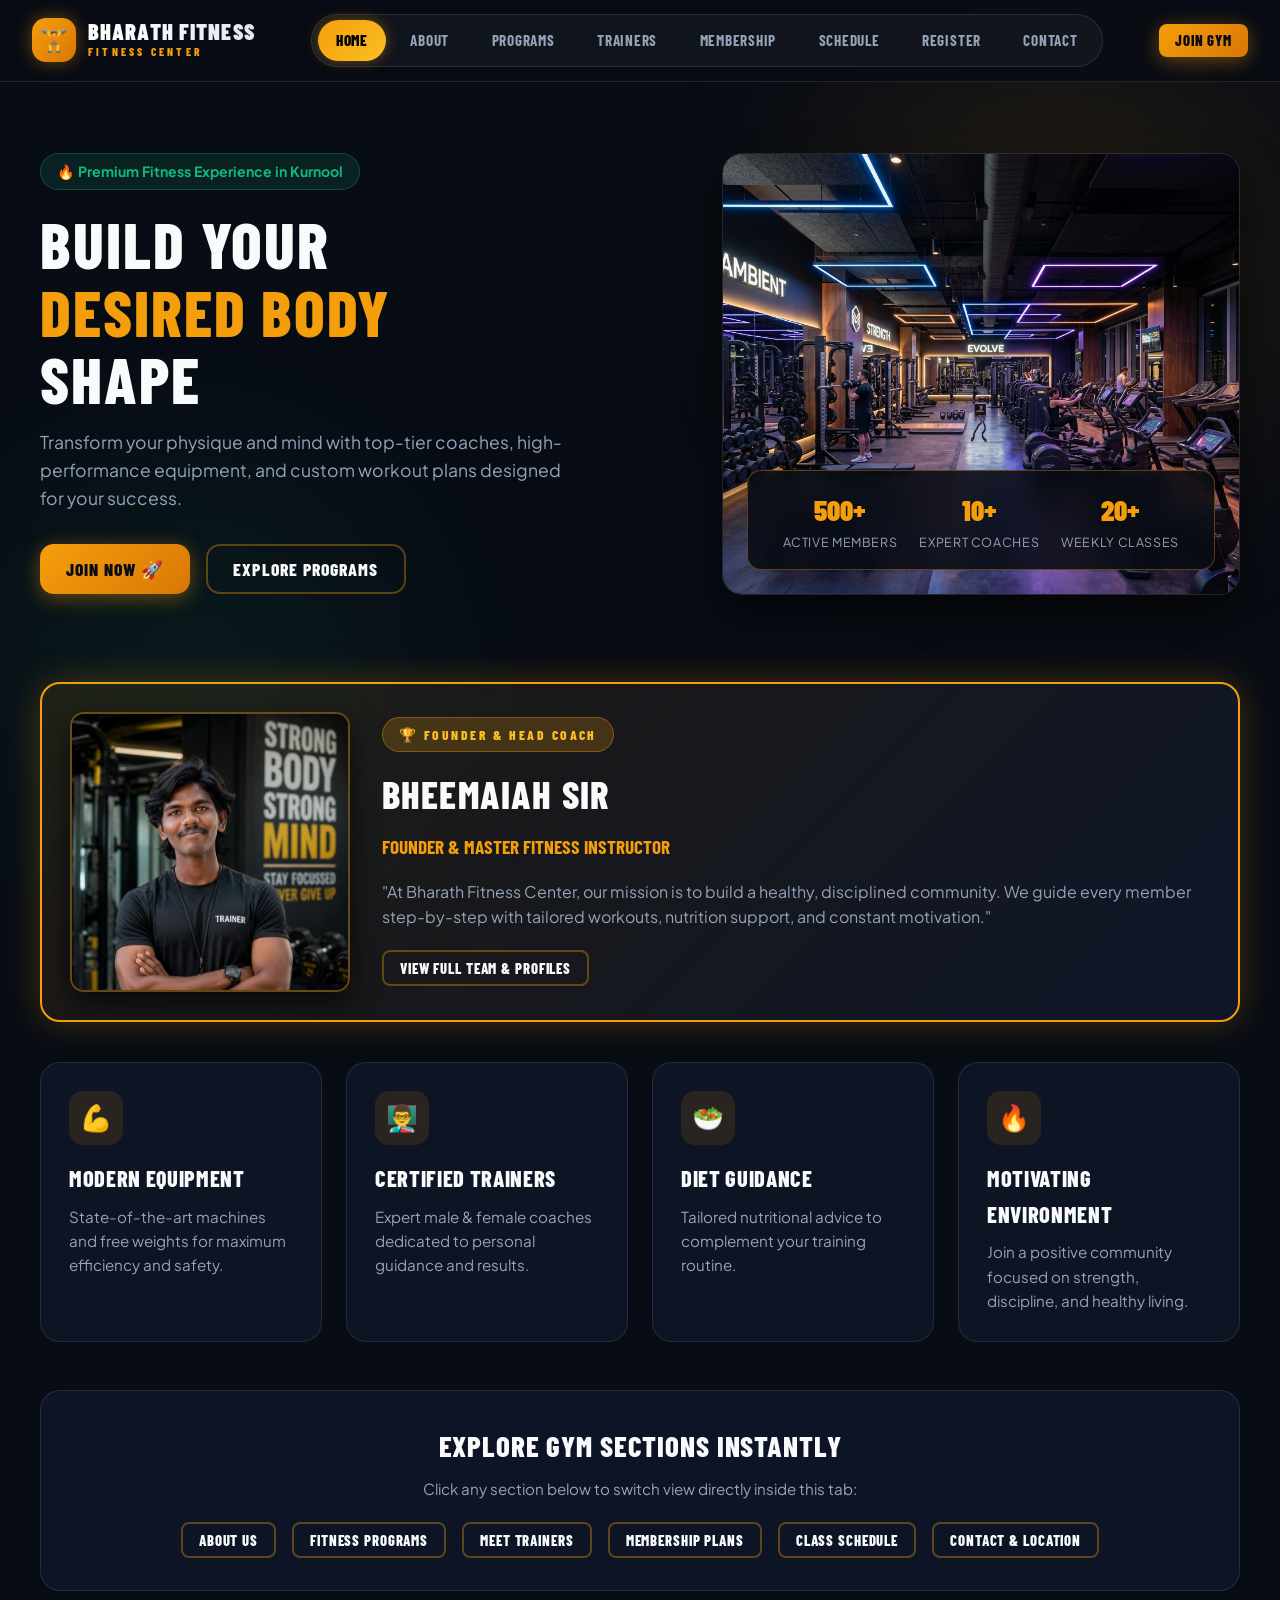
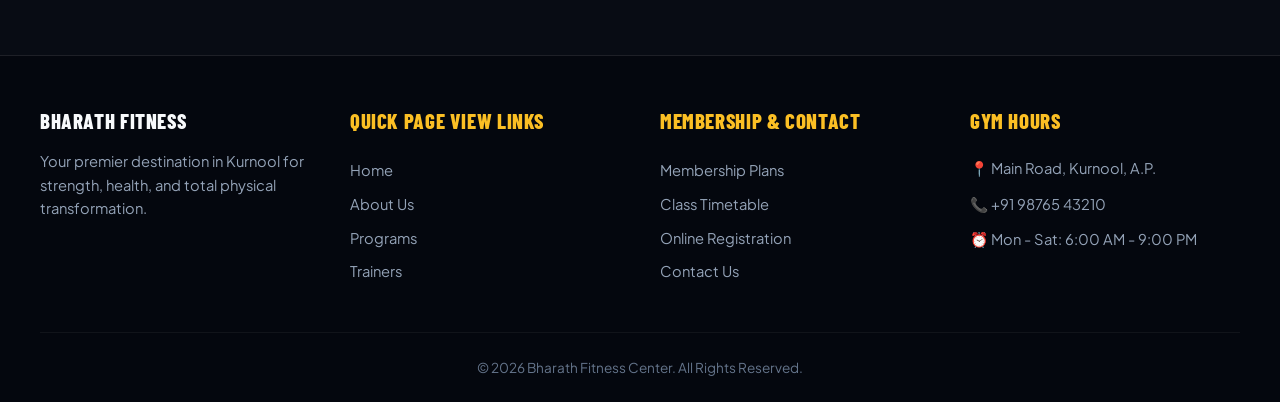
<file: bharath-fitness/index.html>
<!DOCTYPE html>
<html lang="en">

<head>
    <meta charset="UTF-8">
    <meta name="viewport" content="width=device-width, initial-scale=1.0">
    <title>Bharath Fitness Center - Premium Gym & Fitness</title>
    <meta name="description" content="Bharath Fitness Center offering strength training, cardio, yoga, personal trainers, and affordable membership plans. Join today!">

    <!-- Google Fonts (Barlow Condensed + Plus Jakarta Sans) & CSS Stylesheet -->
    <link rel="stylesheet" href="css/style.css">
</head>

<body>

    <!-- Ambient Glow Background Effect -->
    <div class="ambient-glow"></div>

    <div class="app-container">

        <!-- ==========================================================================
             HEADER & NAVIGATION BAR
             ========================================================================== -->
        <header>
            <div class="logo" data-view-target="home">
                <div class="logo-icon">🏋️</div>
                <div class="logo-text">
                    <h1>BHARATH FITNESS</h1>
                    <p>FITNESS CENTER</p>
                </div>
            </div>

            <!-- Single Tab Navigation Menu -->
            <nav id="mainNav">
                <ul>
                    <li><a data-view-target="home" class="active">Home</a></li>
                    <li><a data-view-target="about">About</a></li>
                    <li><a data-view-target="programs">Programs</a></li>
                    <li><a data-view-target="trainers">Trainers</a></li>
                    <li><a data-view-target="membership">Membership</a></li>
                    <li><a data-view-target="schedule">Schedule</a></li>
                    <li><a data-view-target="register">Register</a></li>
                    <li><a data-view-target="contact">Contact</a></li>
                </ul>
            </nav>

            <div class="header-actions">
                <button class="btn btn-primary btn-sm" data-view-target="register">
                    JOIN GYM
                </button>
                <button class="mobile-nav-toggle" id="mobileNavToggle" aria-label="Toggle Navigation">
                    ☰
                </button>
            </div>
        </header>


        <!-- ==========================================================================
             MAIN CONTENT VIEW SWITCHER (SINGLE TAB PAGES)
             ========================================================================== -->
        <main>

            <!-- ==========================================
                 VIEW 1: HOME PAGE
                 ========================================== -->
            <section id="view-home" class="page-view active">
                <div class="hero-wrapper">
                    <div class="hero-text">
                        <div class="hero-tag">
                            🔥 Premium Fitness Experience in Kurnool
                        </div>
                        <h2>BUILD YOUR <span>DESIRED BODY</span> SHAPE</h2>
                        <p>Transform your physique and mind with top-tier coaches, high-performance equipment, and custom workout plans designed for your success.</p>

                        <div class="hero-cta">
                            <button class="btn btn-primary" data-view-target="register">
                                JOIN NOW 🚀
                            </button>
                            <button class="btn btn-outline" data-view-target="programs">
                                EXPLORE PROGRAMS
                            </button>
                        </div>
                    </div>

                    <div class="hero-image-box">
                        <img src="images/gym_hero.jpg" alt="Bharath Fitness Center Interior">
                        <div class="hero-stats-overlay">
                            <div class="stat-item">
                                <div class="stat-number">500+</div>
                                <div class="stat-label">Active Members</div>
                            </div>
                            <div class="stat-item">
                                <div class="stat-number">10+</div>
                                <div class="stat-label">Expert Coaches</div>
                            </div>
                            <div class="stat-item">
                                <div class="stat-number">20+</div>
                                <div class="stat-label">Weekly Classes</div>
                            </div>
                        </div>
                    </div>
                </div>

                <!-- Founder Bheemaiah Sir Spotlight on Home -->
                <div class="glass-card founder-card" style="display: grid; grid-template-columns: 280px 1fr; gap: 2rem; align-items: center; margin-bottom: 2.5rem;">
                    <div class="founder-image-wrapper" style="height: 280px; margin-bottom: 0;">
                        <img src="images/trainer_sir.jpg" alt="Bheemaiah Sir - Founder & Head Master Coach">
                    </div>
                    <div>
                        <span class="view-badge" style="background: rgba(245, 158, 11, 0.2); color: var(--accent-amber);">🏆 FOUNDER & HEAD COACH</span>
                        <h3 style="font-size: 2.4rem; color: var(--text-primary); margin-bottom: 0.4rem;">BHEEMAIAH SIR</h3>
                        <p style="color: var(--accent-gold); font-family: 'Barlow Condensed', sans-serif; font-size: 1.2rem; font-weight: 700; text-transform: uppercase; margin-bottom: 1rem;">
                            Founder & Master Fitness Instructor
                        </p>
                        <p style="color: var(--text-secondary); font-size: 1rem; margin-bottom: 1.25rem; line-height: 1.6;">
                            "At Bharath Fitness Center, our mission is to build a healthy, disciplined community. We guide every member step-by-step with tailored workouts, nutrition support, and constant motivation."
                        </p>
                        <button class="btn btn-outline btn-sm" data-view-target="trainers">VIEW FULL TEAM & PROFILES</button>
                    </div>
                </div>

                <!-- Quick Features -->
                <div class="home-features">
                    <div class="glass-card feature-card">
                        <div class="feature-icon-wrapper">💪</div>
                        <h3>Modern Equipment</h3>
                        <p>State-of-the-art machines and free weights for maximum efficiency and safety.</p>
                    </div>
                    <div class="glass-card feature-card">
                        <div class="feature-icon-wrapper">👨‍🏫</div>
                        <h3>Certified Trainers</h3>
                        <p>Expert male & female coaches dedicated to personal guidance and results.</p>
                    </div>
                    <div class="glass-card feature-card">
                        <div class="feature-icon-wrapper">🥗</div>
                        <h3>Diet Guidance</h3>
                        <p>Tailored nutritional advice to complement your training routine.</p>
                    </div>
                    <div class="glass-card feature-card">
                        <div class="feature-icon-wrapper">🔥</div>
                        <h3>Motivating Environment</h3>
                        <p>Join a positive community focused on strength, discipline, and healthy living.</p>
                    </div>
                </div>

                <!-- Page Switcher Bar -->
                <div class="quick-view-switcher">
                    <h3>Explore Gym Sections Instantly</h3>
                    <p style="color: var(--text-secondary); font-size: 0.95rem;">Click any section below to switch view directly inside this tab:</p>
                    <div class="quick-buttons">
                        <button class="btn btn-outline btn-sm" data-view-target="about">About Us</button>
                        <button class="btn btn-outline btn-sm" data-view-target="programs">Fitness Programs</button>
                        <button class="btn btn-outline btn-sm" data-view-target="trainers">Meet Trainers</button>
                        <button class="btn btn-outline btn-sm" data-view-target="membership">Membership Plans</button>
                        <button class="btn btn-outline btn-sm" data-view-target="schedule">Class Schedule</button>
                        <button class="btn btn-outline btn-sm" data-view-target="contact">Contact & Location</button>
                    </div>
                </div>
            </section>


            <!-- ==========================================
                 VIEW 2: ABOUT US PAGE
                 ========================================== -->
            <section id="view-about" class="page-view">
                <div class="view-header">
                    <span class="view-badge">WHO WE ARE</span>
                    <h2>ABOUT BHARATH FITNESS</h2>
                    <p>Dedicated to fostering health, strength, and confidence across all fitness levels.</p>
                </div>

                <div class="about-grid">
                    <div class="about-text">
                        <h3>Welcome to Your Fitness Destination</h3>
                        <p>Bharath Fitness Center in Kurnool is a premier training facility engineered to help individuals achieve ambitious health and physique goals.</p>
                        <p>Under the visionary leadership of <strong>Founder Bheemaiah Sir</strong>, our structured programs and supportive coaches ensure consistent progress and transformational health results.</p>

                        <div class="about-highlights">
                            <div class="highlight-item">
                                <span class="highlight-icon">✓</span>
                                <span>Spacious Air-Conditioned Arena</span>
                            </div>
                            <div class="highlight-item">
                                <span class="highlight-icon">✓</span>
                                <span>Female & Male Expert Coaches</span>
                            </div>
                            <div class="highlight-item">
                                <span class="highlight-icon">✓</span>
                                <span>Personalized Meal Plans</span>
                            </div>
                            <div class="highlight-item">
                                <span class="highlight-icon">✓</span>
                                <span>Clean Changing & Locker Facilities</span>
                            </div>
                        </div>
                    </div>

                    <div class="glass-card founder-card" style="padding: 1.5rem; text-align: center;">
                        <div class="founder-image-wrapper" style="height: 320px;">
                            <img src="images/trainer_sir.jpg" alt="Bheemaiah Sir - Founder">
                        </div>
                        <h3 style="font-size: 1.8rem; margin-top: 0.8rem;">BHEEMAIAH SIR</h3>
                        <p style="color: var(--accent-gold); font-family: 'Barlow Condensed', sans-serif; font-weight: 700;">FOUNDER & HEAD MASTER TRAINER</p>
                    </div>
                </div>

                <!-- Mission Vision Values -->
                <div class="mission-vision-grid">
                    <div class="glass-card">
                        <div class="feature-icon-wrapper">🎯</div>
                        <h3>Our Mission</h3>
                        <p>Empower members through evidence-based exercise routines, motivational coaching, and sustainable nutrition habits.</p>
                    </div>
                    <div class="glass-card">
                        <div class="feature-icon-wrapper">👁️</div>
                        <h3>Our Vision</h3>
                        <p>To cultivate a leading health community where every individual achieves optimum physical and mental wellness.</p>
                    </div>
                    <div class="glass-card">
                        <div class="feature-icon-wrapper">⭐</div>
                        <h3>Core Values</h3>
                        <p>Discipline, inclusivity, consistency, safety, and unwavering dedication to member results.</p>
                    </div>
                </div>
            </section>


            <!-- ==========================================
                 VIEW 3: PROGRAMS PAGE
                 ========================================== -->
            <section id="view-programs" class="page-view">
                <div class="view-header">
                    <span class="view-badge">FITNESS CURRICULUM</span>
                    <h2>OUR FITNESS PROGRAMS</h2>
                    <p>Select a specialized program designed by professionals for your specific body goals.</p>
                </div>

                <div class="programs-grid">
                    <!-- Program 1 -->
                    <div class="glass-card">
                        <img src="images/workout_strength.jpg" alt="Strength Training" class="program-card-img">
                        <div class="program-card-body">
                            <h3>Strength & Hypertrophy <span style="font-size: 1.2rem;">🏋️</span></h3>
                            <p>Progressive weight lifting routines focused on muscle growth, compound movements, and raw power development.</p>
                            <div class="program-meta">
                                <span class="program-tag">60 Min Sessions</span>
                                <button class="btn btn-outline btn-sm" data-view-target="register">JOIN PROGRAM</button>
                            </div>
                        </div>
                    </div>

                    <!-- Program 2 -->
                    <div class="glass-card">
                        <img src="images/gym_hero.jpg" alt="Cardio & Fat Loss" class="program-card-img">
                        <div class="program-card-body">
                            <h3>Cardio & Weight Loss <span style="font-size: 1.2rem;">🏃</span></h3>
                            <p>High-energy aerobic workouts, treadmills, ellipticals, and HIIT routines crafted to maximize calorie burn.</p>
                            <div class="program-meta">
                                <span class="program-tag">Fat Burn Focus</span>
                                <button class="btn btn-outline btn-sm" data-view-target="register">JOIN PROGRAM</button>
                            </div>
                        </div>
                    </div>

                    <!-- Program 3 -->
                    <div class="glass-card">
                        <img src="images/trainer_ananya.jpg" alt="Yoga & Flexibility" class="program-card-img">
                        <div class="program-card-body">
                            <h3>Yoga & Mobility <span style="font-size: 1.2rem;">🧘</span></h3>
                            <p>Restorative stretching, posture correction, and breathwork to improve flexibility and release muscular tension.</p>
                            <div class="program-meta">
                                <span class="program-tag">Recovery & Flow</span>
                                <button class="btn btn-outline btn-sm" data-view-target="register">JOIN PROGRAM</button>
                            </div>
                        </div>
                    </div>

                    <!-- Program 4 -->
                    <div class="glass-card">
                        <img src="images/trainer_priya.jpg" alt="Personal Coaching" class="program-card-img">
                        <div class="program-card-body">
                            <h3>1-on-1 Personal Training <span style="font-size: 1.2rem;">🎯</span></h3>
                            <p>Dedicated personal coach overseeing every repetition, customized diet plan, and continuous motivation.</p>
                            <div class="program-meta">
                                <span class="program-tag">100% Customized</span>
                                <button class="btn btn-outline btn-sm" data-view-target="register">JOIN PROGRAM</button>
                            </div>
                        </div>
                    </div>
                </div>
            </section>


            <!-- ==========================================
                 VIEW 4: TRAINERS PAGE (BHEEMAIAH SIR & COACHES TEAM)
                 ========================================== -->
            <section id="view-trainers" class="page-view">
                <div class="view-header">
                    <span class="view-badge">EXPERT COACHES</span>
                    <h2>MEET OUR FOUNDER & TRAINERS</h2>
                    <p>Our team is headed by Founder Bheemaiah Sir alongside certified male and female fitness professionals.</p>
                </div>

                <!-- Gender Filter Pills -->
                <div class="trainers-filter">
                    <button class="filter-btn trainer-filter-btn active" data-gender="all">All Trainers</button>
                    <button class="filter-btn trainer-filter-btn" data-gender="male">Male Trainers 🏋️‍♂️</button>
                    <button class="filter-btn trainer-filter-btn" data-gender="female">Female Trainers 🧘‍♀️</button>
                </div>

                <div class="trainers-grid">
                    <!-- BHEEMAIAH SIR TRAINER CARD -->
                    <div class="glass-card trainer-card founder-card" data-gender="male">
                        <div class="founder-ribbon">🏆 FOUNDER & MASTER COACH</div>
                        <div class="founder-image-wrapper">
                            <img src="images/trainer_sir.jpg" alt="Founder Bheemaiah Sir">
                        </div>
                        <h3 style="font-size: 1.8rem; color: var(--accent-amber);">BHEEMAIAH SIR</h3>
                        <div class="trainer-title" style="color: var(--accent-gold); font-size: 1.1rem;">Founder & Head Master Coach</div>
                        <p class="trainer-spec">Visionary Founder of Bharath Fitness Center. Master Strength, Bodybuilding & Overall Fitness Coach.</p>
                        <button class="btn btn-primary btn-sm" onclick="openModal('Founder Bheemaiah Sir Profile', '<p><strong>Bheemaiah Sir</strong> is the Founder and Head Master Coach of Bharath Fitness Center. With deep passion for health and fitness, he founded Bharath Fitness Center to bring elite, modern training facilities and supportive coaching to members of all fitness levels.</p>')">
                            VIEW FOUNDER BIO 👑
                        </button>
                    </div>

                    <!-- Trainer 2 (Female) -->
                    <div class="glass-card trainer-card" data-gender="female">
                        <div class="trainer-img-box">
                            <img src="images/trainer_priya.jpg" alt="Coach Priya Sharma">
                            <span class="trainer-gender-badge">Female Coach</span>
                        </div>
                        <h3>Priya Sharma</h3>
                        <div class="trainer-title">Head Weight Loss & Fitness Coach</div>
                        <p class="trainer-spec">Specializes in Women\'s Fitness, Body Recomposition & HIIT Training (6+ Yrs Exp)</p>
                        <button class="btn btn-outline btn-sm" onclick="openModal('Coach Priya Sharma Profile', '<p>Priya Sharma leads our female personal training and weight loss programs. She designs customized workouts for women focusing on body toning, fat burn, and metabolic conditioning.</p>')">
                            VIEW PROFILE
                        </button>
                    </div>

                    <!-- Trainer 3 (Female) -->
                    <div class="glass-card trainer-card" data-gender="female">
                        <div class="trainer-img-box">
                            <img src="images/trainer_ananya.jpg" alt="Coach Ananya Roy">
                            <span class="trainer-gender-badge">Female Coach</span>
                        </div>
                        <h3>Ananya Roy</h3>
                        <div class="trainer-title">Yoga, Pilates & Mobility Expert</div>
                        <p class="trainer-spec">Specializes in Core Stability, Flexibility, Breathing & Posture Correction (5+ Yrs Exp)</p>
                        <button class="btn btn-outline btn-sm" onclick="openModal('Coach Ananya Roy Profile', '<p>Ananya is an international certified Yoga & Pilates instructor. She leads daily morning and evening flexibility flow sessions tailored for stress relief and posture enhancement.</p>')">
                            VIEW PROFILE
                        </button>
                    </div>

                    <!-- Trainer 4 (Male) -->
                    <div class="glass-card trainer-card" data-gender="male">
                        <div class="trainer-img-box">
                            <img src="images/workout_strength.jpg" alt="Coach Arjun Reddy">
                            <span class="trainer-gender-badge">Male Coach</span>
                        </div>
                        <h3>Arjun Reddy</h3>
                        <div class="trainer-title">Cardio & Functional Master Coach</div>
                        <p class="trainer-spec">Specializes in Athletic Speed, Endurance, Agility & HIIT (7+ Yrs Exp)</p>
                        <button class="btn btn-outline btn-sm" onclick="openModal('Coach Arjun Reddy Profile', '<p>Arjun leads our high-intensity functional zone training. His dynamic workouts improve stamina, cardiovascular health, and athletic endurance.</p>')">
                            VIEW PROFILE
                        </button>
                    </div>
                </div>
            </section>


            <!-- ==========================================
                 VIEW 5: MEMBERSHIP PAGE
                 ========================================== -->
            <section id="view-membership" class="page-view">
                <div class="view-header">
                    <span class="view-badge">MEMBERSHIP PACKAGES</span>
                    <h2>SELECT YOUR MEMBERSHIP</h2>
                    <p>Transparent pricing with full access to gym facilities and trainer guidance.</p>
                </div>

                <div class="pricing-grid">
                    <!-- Basic Plan -->
                    <div class="glass-card plan-card">
                        <div>
                            <h3 class="plan-title">BASIC PLAN</h3>
                            <div class="plan-price">₹999 <span>/ month</span></div>
                            <ul class="plan-features">
                                <li class="included">Full Gym Floor Access</li>
                                <li class="included">Cardio & Weight Equipment</li>
                                <li class="included">Locker & Changing Room</li>
                                <li class="included">General Trainer Support</li>
                                <li class="not-included">1-on-1 Personal Trainer</li>
                                <li class="not-included">Customized Diet Chart</li>
                            </ul>
                        </div>
                        <button class="btn btn-outline" data-view-target="register">CHOOSE BASIC</button>
                    </div>

                    <!-- Standard Plan (Popular) -->
                    <div class="glass-card plan-card popular">
                        <div class="popular-ribbon">POPULAR</div>
                        <div>
                            <h3 class="plan-title" style="color: var(--accent-gold);">STANDARD PLAN</h3>
                            <div class="plan-price">₹1,999 <span>/ month</span></div>
                            <ul class="plan-features">
                                <li class="included">Full Gym Access (All Slots)</li>
                                <li class="included">All Cardio & Weight Equipment</li>
                                <li class="included">Group Class Access (Yoga & HIIT)</li>
                                <li class="included">Locker & Changing Room</li>
                                <li class="included">Monthly Progress Tracking</li>
                                <li class="not-included">Dedicated Personal Coach</li>
                            </ul>
                        </div>
                        <button class="btn btn-primary" data-view-target="register">CHOOSE STANDARD</button>
                    </div>

                    <!-- Premium Plan -->
                    <div class="glass-card plan-card">
                        <div>
                            <h3 class="plan-title">PREMIUM VIP</h3>
                            <div class="plan-price">₹2,999 <span>/ month</span></div>
                            <ul class="plan-features">
                                <li class="included">Unlimited Gym Access</li>
                                <li class="included">Dedicated Personal Coach (Bheemaiah Sir / Team)</li>
                                <li class="included">Customized Nutrition & Diet Plan</li>
                                <li class="included">All Group Classes (Yoga, HIIT, Strength)</li>
                                <li class="included">VIP Locker & Steam Room Access</li>
                                <li class="included">Weekly Progress Evaluation</li>
                            </ul>
                        </div>
                        <button class="btn btn-outline" data-view-target="register">CHOOSE PREMIUM</button>
                    </div>
                </div>
            </section>


            <!-- ==========================================
                 VIEW 6: SCHEDULE PAGE
                 ========================================== -->
            <section id="view-schedule" class="page-view">
                <div class="view-header">
                    <span class="view-badge">TIMETABLE</span>
                    <h2>WORKOUT & CLASS SCHEDULE</h2>
                    <p>Flexible morning, afternoon, and evening sessions to suit your schedule.</p>
                </div>

                <div class="trainers-filter">
                    <button class="filter-btn schedule-filter-btn active" data-category="all">All Classes</button>
                    <button class="filter-btn schedule-filter-btn" data-category="strength">Strength</button>
                    <button class="filter-btn schedule-filter-btn" data-category="cardio">Cardio HIIT</button>
                    <button class="filter-btn schedule-filter-btn" data-category="yoga">Yoga & Mobility</button>
                </div>

                <div class="schedule-table-wrapper">
                    <table class="schedule-table">
                        <thead>
                            <tr>
                                <th>Time Slot</th>
                                <th>Class Name</th>
                                <th>Category</th>
                                <th>Lead Coach</th>
                                <th>Location</th>
                                <th>Action</th>
                            </tr>
                        </thead>
                        <tbody>
                            <tr class="schedule-row" data-category="strength">
                                <td>06:00 AM - 07:30 AM</td>
                                <td><strong>Morning Heavy Strength</strong></td>
                                <td><span class="class-tag tag-strength">Strength</span></td>
                                <td>Bheemaiah Sir & Team</td>
                                <td>Main Weight Floor</td>
                                <td><button class="btn btn-outline btn-sm" data-view-target="register">Book</button></td>
                            </tr>
                            <tr class="schedule-row" data-category="yoga">
                                <td>07:00 AM - 08:00 AM</td>
                                <td><strong>Sunrise Yoga & Flow</strong></td>
                                <td><span class="class-tag tag-yoga">Yoga</span></td>
                                <td>Coach Ananya Roy</td>
                                <td>Studio Room A</td>
                                <td><button class="btn btn-outline btn-sm" data-view-target="register">Book</button></td>
                            </tr>
                            <tr class="schedule-row" data-category="cardio">
                                <td>08:30 AM - 09:30 AM</td>
                                <td><strong>Fat Burn Cardio HIIT</strong></td>
                                <td><span class="class-tag tag-cardio">Cardio</span></td>
                                <td>Coach Priya Sharma</td>
                                <td>Cardio Zone</td>
                                <td><button class="btn btn-outline btn-sm" data-view-target="register">Book</button></td>
                            </tr>
                            <tr class="schedule-row" data-category="strength">
                                <td>05:00 PM - 06:30 PM</td>
                                <td><strong>Evening Muscle Building</strong></td>
                                <td><span class="class-tag tag-strength">Strength</span></td>
                                <td>Bheemaiah Sir & Team</td>
                                <td>Main Arena</td>
                                <td><button class="btn btn-outline btn-sm" data-view-target="register">Book</button></td>
                            </tr>
                            <tr class="schedule-row" data-category="yoga">
                                <td>06:30 PM - 07:30 PM</td>
                                <td><strong>Evening De-Stress Yoga</strong></td>
                                <td><span class="class-tag tag-yoga">Yoga</span></td>
                                <td>Coach Ananya Roy</td>
                                <td>Studio Room A</td>
                                <td><button class="btn btn-outline btn-sm" data-view-target="register">Book</button></td>
                            </tr>
                        </tbody>
                    </table>
                </div>
            </section>


            <!-- ==========================================
                 VIEW 7: REGISTER PAGE
                 ========================================== -->
            <section id="view-register" class="page-view">
                <div class="view-header">
                    <span class="view-badge">ONLINE ENROLLMENT</span>
                    <h2>REGISTER FOR MEMBERSHIP</h2>
                    <p>Fill out the form below to lock in your membership rate instantly.</p>
                </div>

                <div class="form-layout">
                    <div class="form-info">
                        <h3>Start Your Fitness Journey Today!</h3>
                        <p>Our team will contact you within 2 hours to confirm your membership slot and answer any questions.</p>

                        <div class="info-list">
                            <div class="info-item">
                                <div class="info-icon">📍</div>
                                <div>
                                    <strong>Gym Address</strong>
                                    <p style="color: var(--text-secondary); font-size: 0.9rem;">Main Road, Near Flyover, Kurnool, Andhra Pradesh</p>
                                </div>
                            </div>
                            <div class="info-item">
                                <div class="info-icon">📞</div>
                                <div>
                                    <strong>Phone Hotline</strong>
                                    <p style="color: var(--text-secondary); font-size: 0.9rem;">+91 98765 43210 / +91 91234 56789</p>
                                </div>
                            </div>
                            <div class="info-item">
                                <div class="info-icon">⏰</div>
                                <div>
                                    <strong>Gym Timing</strong>
                                    <p style="color: var(--text-secondary); font-size: 0.9rem;">Mon - Sat: 6:00 AM - 9:00 PM | Sun: 7:00 AM - 12:00 PM</p>
                                </div>
                            </div>
                        </div>
                    </div>

                    <div class="glass-card">
                        <form id="registerForm">
                            <div class="form-group">
                                <label for="regName">Full Name *</label>
                                <input type="text" id="regName" class="form-control" placeholder="Enter your full name" required>
                            </div>

                            <div class="form-row">
                                <div class="form-group">
                                    <label for="regPhone">Phone Number *</label>
                                    <input type="tel" id="regPhone" class="form-control" placeholder="10-digit mobile" maxlength="10" required>
                                </div>
                                <div class="form-group">
                                    <label for="regEmail">Email Address</label>
                                    <input type="email" id="regEmail" class="form-control" placeholder="name@example.com">
                                </div>
                            </div>

                            <div class="form-row">
                                <div class="form-group">
                                    <label for="regPlan">Select Plan *</label>
                                    <select id="regPlan" class="form-control" required>
                                        <option value="Basic (₹999/mo)">Basic Plan (₹999 / mo)</option>
                                        <option value="Standard (₹1,999/mo)" selected>Standard Plan (₹1,999 / mo)</option>
                                        <option value="Premium VIP (₹2,999/mo)">Premium VIP Plan (₹2,999 / mo)</option>
                                    </select>
                                </div>
                                <div class="form-group">
                                    <label for="regTrainer">Preferred Trainer Guidance</label>
                                    <select id="regTrainer" class="form-control">
                                        <option value="Bheemaiah Sir Guidance">Founder Bheemaiah Sir Guidance</option>
                                        <option value="Female Trainer">Female Trainer Guidance</option>
                                        <option value="Male Trainer">Male Trainer Guidance</option>
                                    </select>
                                </div>
                            </div>

                            <div class="form-group">
                                <label for="regNotes">Fitness Goals / Notes</label>
                                <textarea id="regNotes" class="form-control" rows="3" placeholder="Tell us your goals (e.g. weight loss, strength, yoga)..."></textarea>
                            </div>

                            <button type="submit" class="btn btn-primary" style="width: 100%;">
                                CONFIRM REGISTRATION 🚀
                            </button>
                        </form>
                    </div>
                </div>
            </section>


            <!-- ==========================================
                 VIEW 8: CONTACT PAGE
                 ========================================== -->
            <section id="view-contact" class="page-view">
                <div class="view-header">
                    <span class="view-badge">GET IN TOUCH</span>
                    <h2>CONTACT US</h2>
                    <p>Have questions about membership, timing, or personal training? Reach out to us!</p>
                </div>

                <div class="form-layout">
                    <div class="form-info">
                        <h3>We Are Here To Support You</h3>
                        <p>Visit Bharath Fitness Center or drop a message. Our team is ready to guide your fitness journey.</p>

                        <div class="info-list">
                            <div class="info-item">
                                <div class="info-icon">📍</div>
                                <div>
                                    <strong>Location</strong>
                                    <p style="color: var(--text-secondary); font-size: 0.9rem;">Bharath Fitness Center, Main Road, Kurnool, Andhra Pradesh</p>
                                </div>
                            </div>
                            <div class="info-item">
                                <div class="info-icon">✉️</div>
                                <div>
                                    <strong>Email Inquiry</strong>
                                    <p style="color: var(--text-secondary); font-size: 0.9rem;">bharathfitness@gmail.com</p>
                                </div>
                            </div>
                        </div>
                    </div>

                    <div class="glass-card">
                        <form id="contactForm">
                            <div class="form-group">
                                <label for="contactName">Your Name *</label>
                                <input type="text" id="contactName" class="form-control" placeholder="Enter your name" required>
                            </div>
                            <div class="form-group">
                                <label for="contactPhone">Phone Number *</label>
                                <input type="tel" id="contactPhone" class="form-control" placeholder="Enter 10-digit number" required>
                            </div>
                            <div class="form-group">
                                <label for="contactMessage">Message *</label>
                                <textarea id="contactMessage" class="form-control" rows="4" placeholder="Write your question here..." required></textarea>
                            </div>
                            <button type="submit" class="btn btn-primary" style="width: 100%;">SEND MESSAGE</button>
                        </form>
                    </div>
                </div>
            </section>

        </main>


        <!-- ==========================================================================
             MODAL POPUP DIALOG CONTAINER
             ========================================================================== -->
        <div class="modal-overlay" id="modalOverlay">
            <div class="modal-box">
                <button class="modal-close" id="modalClose">&times;</button>
                <h3 id="modalTitle" style="font-size: 1.5rem; color: var(--accent-gold); margin-bottom: 1rem;">Modal Title</h3>
                <div id="modalBody" style="font-size: 0.95rem; color: var(--text-secondary); line-height: 1.6;">
                    Modal content goes here...
                </div>
            </div>
        </div>


        <!-- ==========================================================================
             TOAST NOTIFICATION CONTAINER
             ========================================================================== -->
        <div class="toast-notification" id="toastNotification">
            <span style="font-size: 1.2rem;">✅</span>
            <span id="toastMessage">Action completed successfully!</span>
        </div>


        <!-- ==========================================================================
             FOOTER
             ========================================================================== -->
        <footer>
            <div class="footer-grid">
                <div class="footer-col">
                    <h4 style="color: var(--text-primary); font-size: 1.3rem; margin-bottom: 0.8rem;">BHARATH FITNESS</h4>
                    <p>Your premier destination in Kurnool for strength, health, and total physical transformation.</p>
                </div>
                <div class="footer-col">
                    <h4>Quick Page View Links</h4>
                    <ul>
                        <li><a data-view-target="home">Home</a></li>
                        <li><a data-view-target="about">About Us</a></li>
                        <li><a data-view-target="programs">Programs</a></li>
                        <li><a data-view-target="trainers">Trainers</a></li>
                    </ul>
                </div>
                <div class="footer-col">
                    <h4>Membership & Contact</h4>
                    <ul>
                        <li><a data-view-target="membership">Membership Plans</a></li>
                        <li><a data-view-target="schedule">Class Timetable</a></li>
                        <li><a data-view-target="register">Online Registration</a></li>
                        <li><a data-view-target="contact">Contact Us</a></li>
                    </ul>
                </div>
                <div class="footer-col">
                    <h4>Gym Hours</h4>
                    <p>📍 Main Road, Kurnool, A.P.</p>
                    <p>📞 +91 98765 43210</p>
                    <p>⏰ Mon - Sat: 6:00 AM - 9:00 PM</p>
                </div>
            </div>
            <div class="footer-bottom">
                <p>&copy; 2026 Bharath Fitness Center. All Rights Reserved.</p>
            </div>
        </footer>

    </div>

    <!-- Script File -->
    <script src="js/script.js"></script>

</body>

</html>
</file>
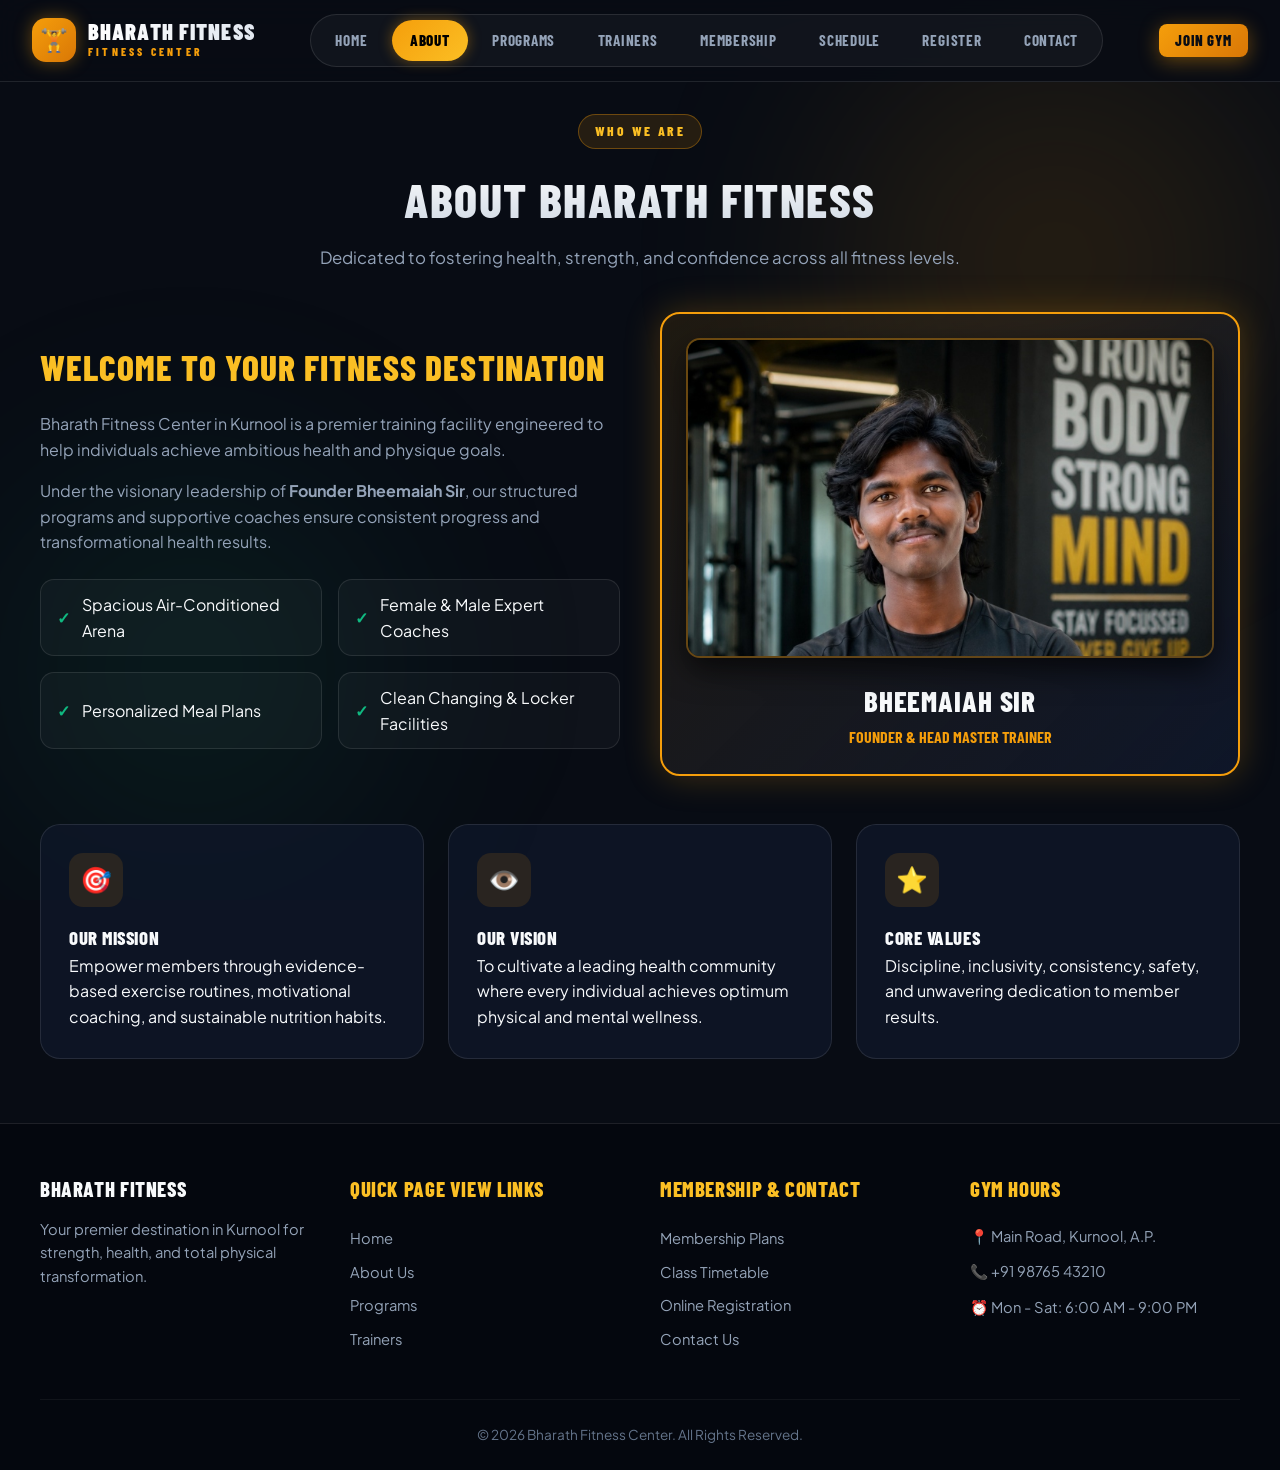
<file: bharath-fitness/about.html>
<!DOCTYPE html>
<html lang="en">
<head>
    <meta charset="UTF-8">
    <meta http-equiv="refresh" content="0; url=index.html#about">
    <title>About Us - Bharath Fitness Center</title>
    <script>window.location.href = "index.html#about";</script>
</head>
<body>
    <p>Redirecting to <a href="index.html#about">Bharath Fitness Center - About Us</a>...</p>
</body>
</html>
</file>
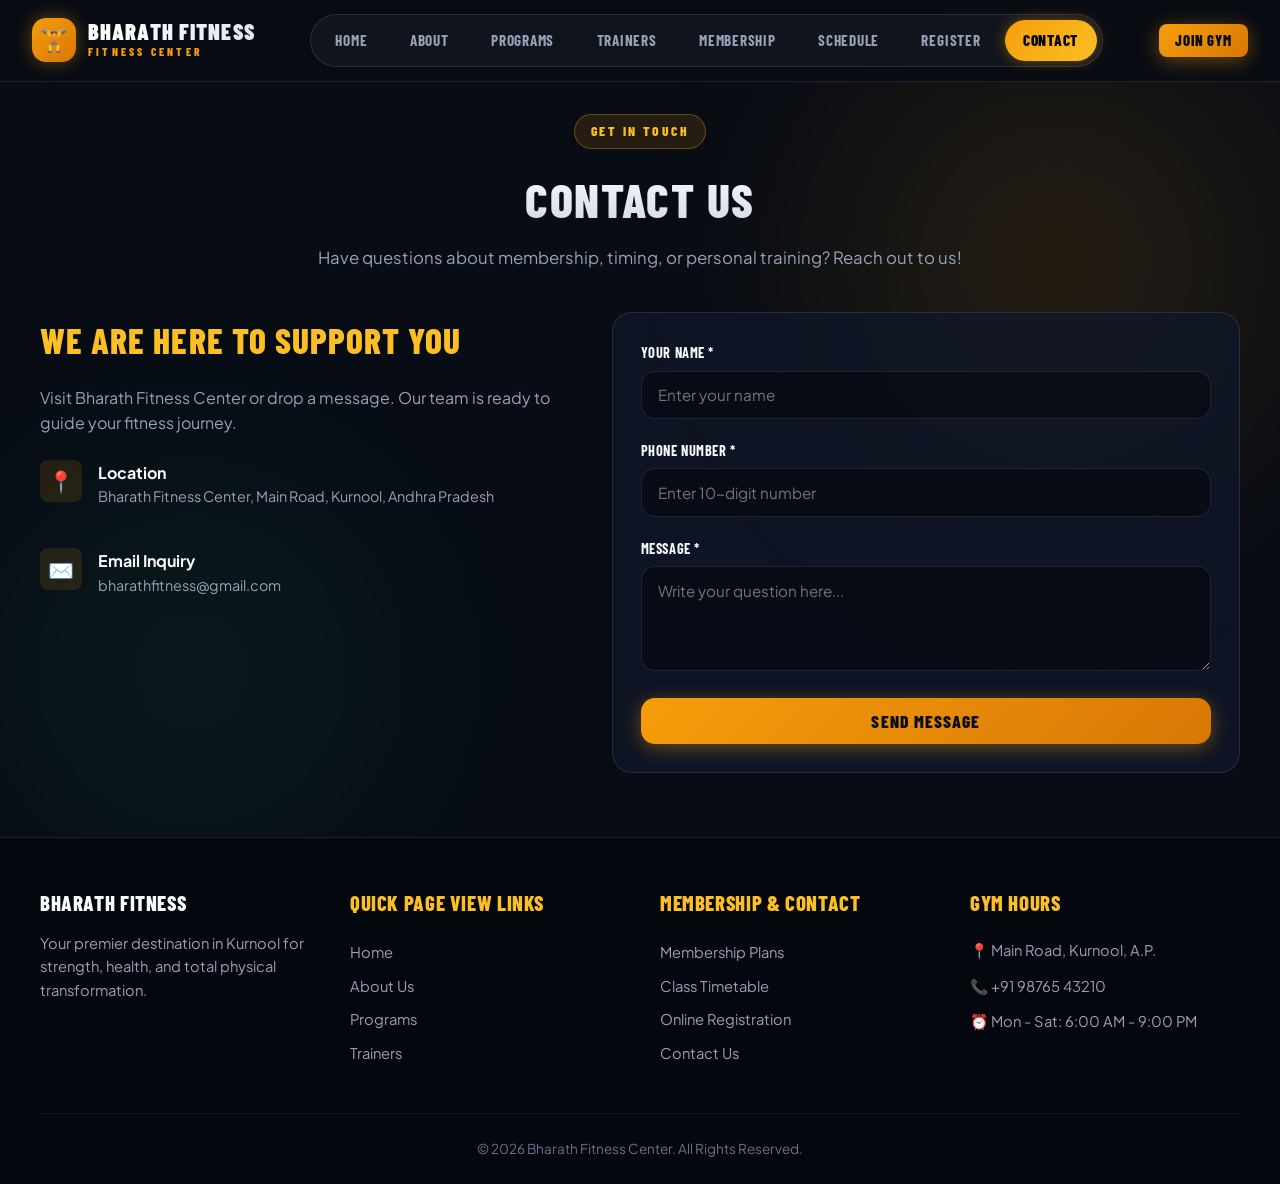
<file: bharath-fitness/contact.html>
<!DOCTYPE html>
<html lang="en">
<head>
    <meta charset="UTF-8">
    <meta http-equiv="refresh" content="0; url=index.html#contact">
    <title>Contact - Bharath Fitness Center</title>
    <script>window.location.href = "index.html#contact";</script>
</head>
<body>
    <p>Redirecting to <a href="index.html#contact">Bharath Fitness Center - Contact</a>...</p>
</body>
</html>
</file>
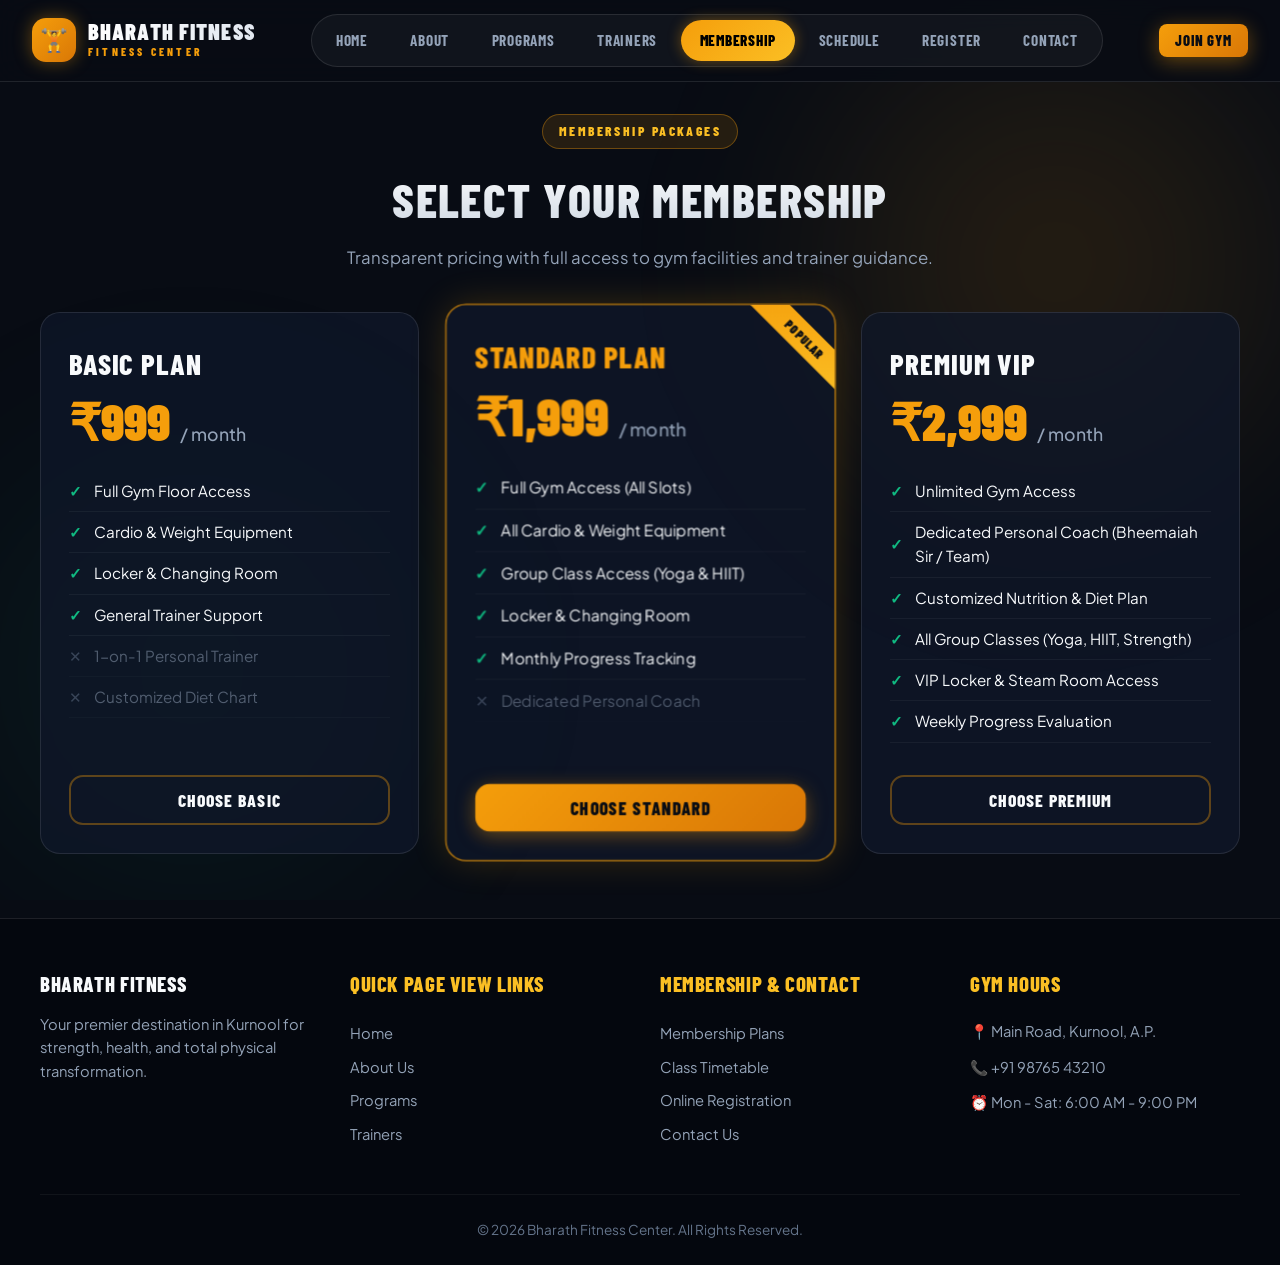
<file: bharath-fitness/membership.html>
<!DOCTYPE html>
<html lang="en">
<head>
    <meta charset="UTF-8">
    <meta http-equiv="refresh" content="0; url=index.html#membership">
    <title>Membership - Bharath Fitness Center</title>
    <script>window.location.href = "index.html#membership";</script>
</head>
<body>
    <p>Redirecting to <a href="index.html#membership">Bharath Fitness Center - Membership</a>...</p>
</body>
</html>
</file>
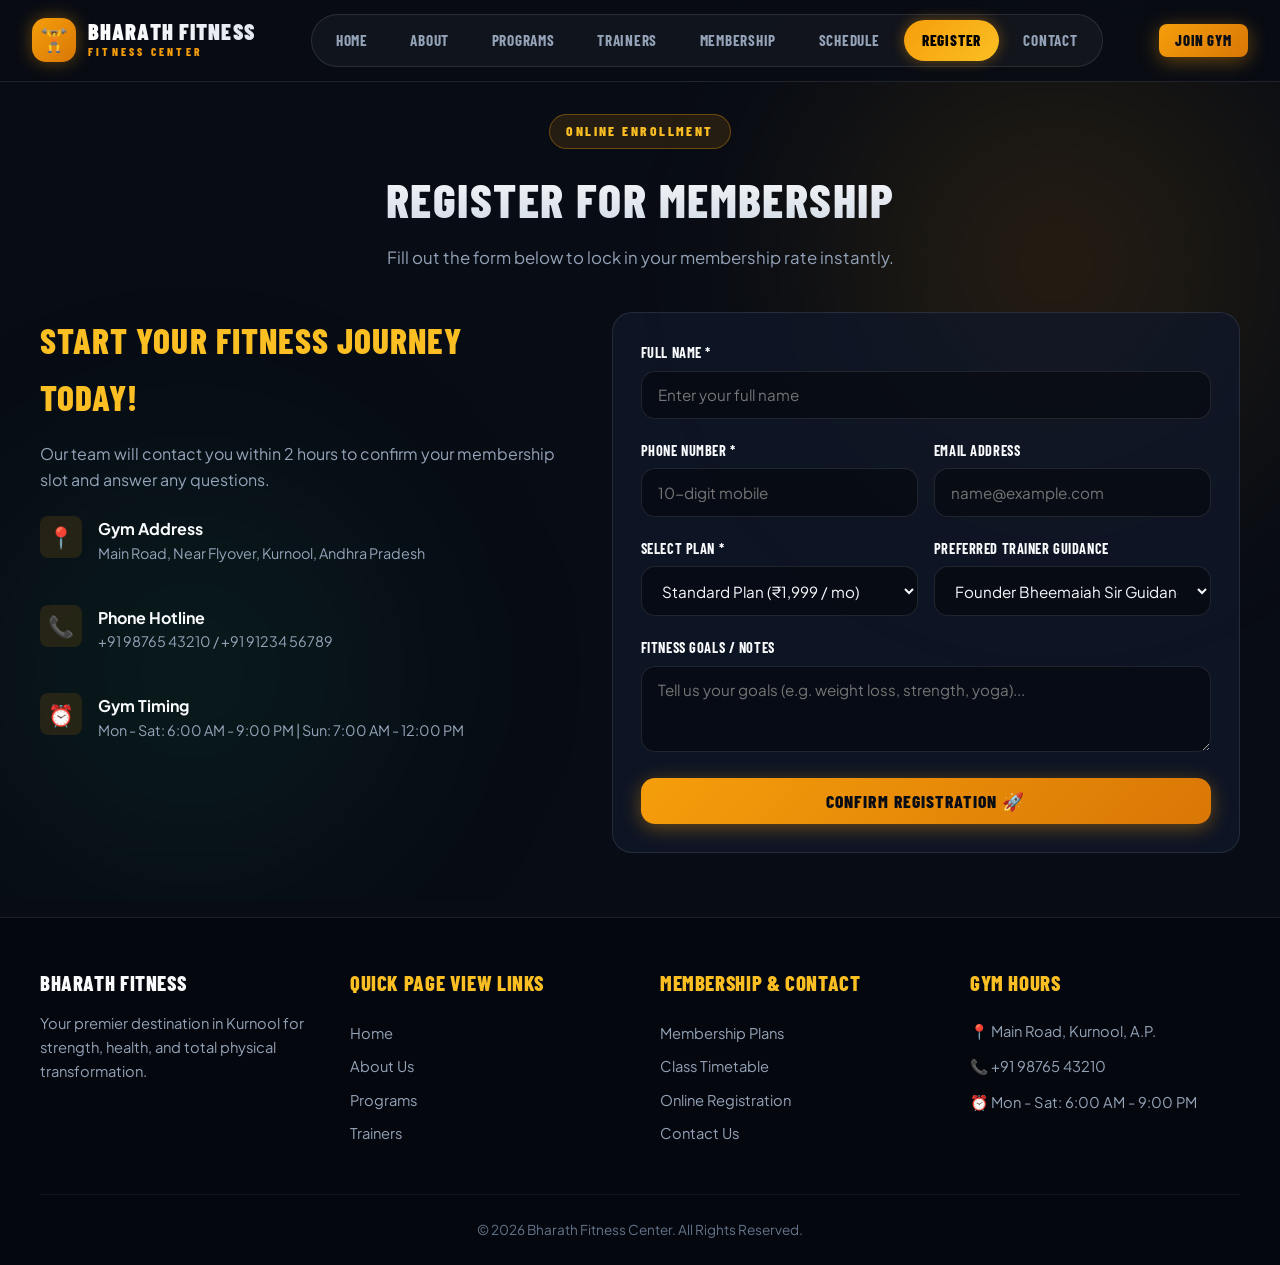
<file: bharath-fitness/register.html>
<!DOCTYPE html>
<html lang="en">
<head>
    <meta charset="UTF-8">
    <meta http-equiv="refresh" content="0; url=index.html#register">
    <title>Register - Bharath Fitness Center</title>
    <script>window.location.href = "index.html#register";</script>
</head>
<body>
    <p>Redirecting to <a href="index.html#register">Bharath Fitness Center - Register</a>...</p>
</body>
</html>
</file>
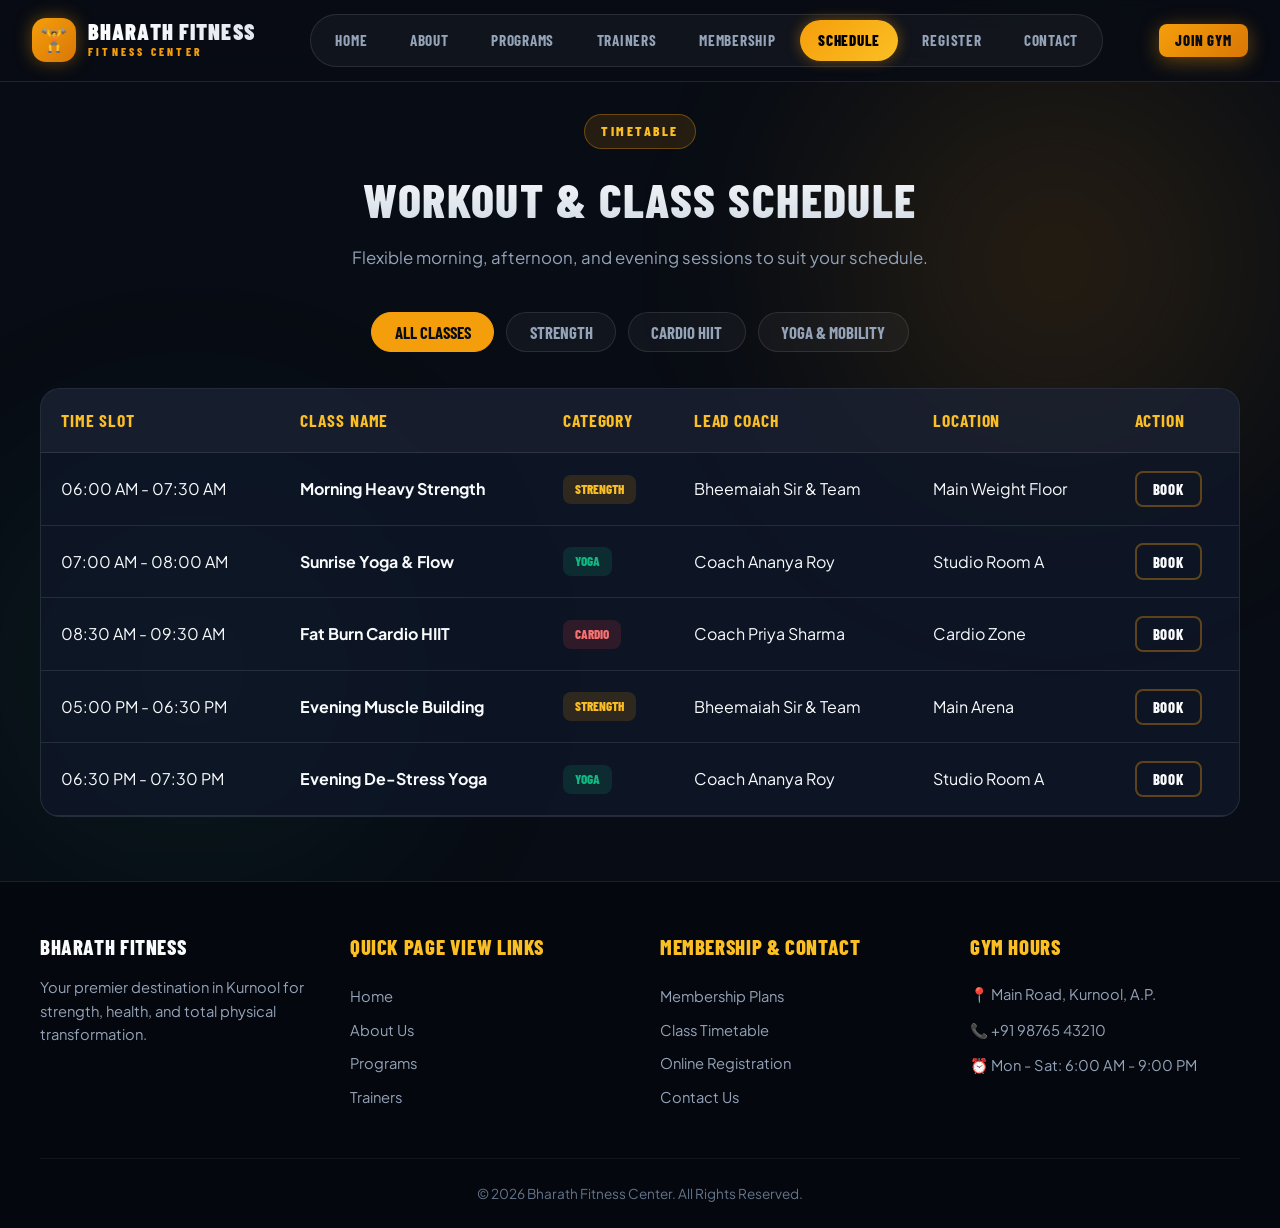
<file: bharath-fitness/schedule.html>
<!DOCTYPE html>
<html lang="en">
<head>
    <meta charset="UTF-8">
    <meta http-equiv="refresh" content="0; url=index.html#schedule">
    <title>Schedule - Bharath Fitness Center</title>
    <script>window.location.href = "index.html#schedule";</script>
</head>
<body>
    <p>Redirecting to <a href="index.html#schedule">Bharath Fitness Center - Schedule</a>...</p>
</body>
</html>
</file>
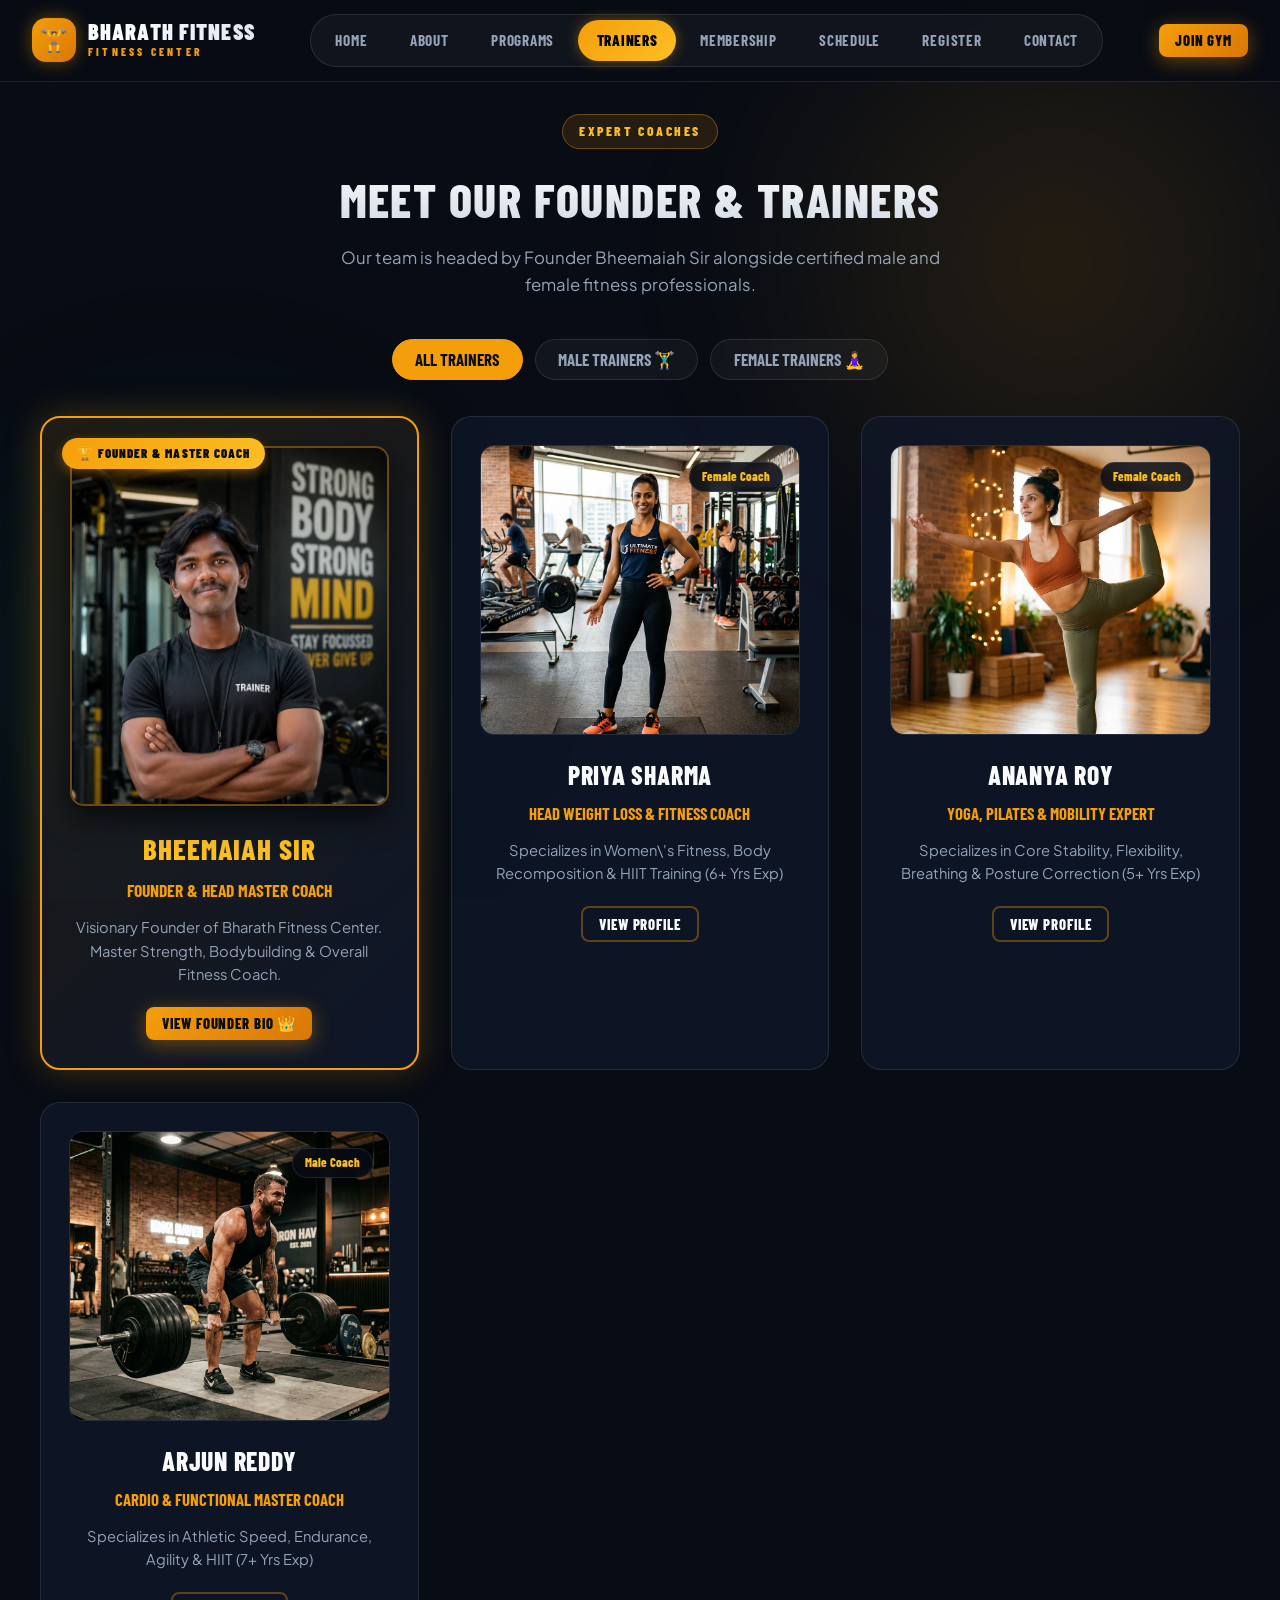
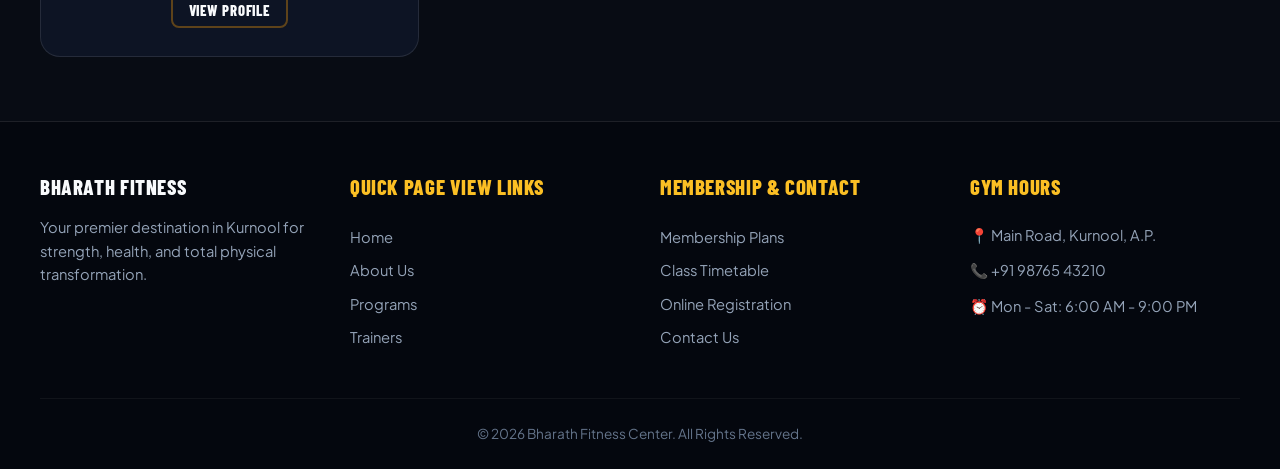
<file: bharath-fitness/trainers.html>
<!DOCTYPE html>
<html lang="en">
<head>
    <meta charset="UTF-8">
    <meta http-equiv="refresh" content="0; url=index.html#trainers">
    <title>Trainers - Bharath Fitness Center</title>
    <script>window.location.href = "index.html#trainers";</script>
</head>
<body>
    <p>Redirecting to <a href="index.html#trainers">Bharath Fitness Center - Trainers</a>...</p>
</body>
</html>
</file>
<file: bharath-fitness/css/style.css>
/* ==========================================================================
   BHARATH FITNESS CENTER - PREMIUM TYPOGRAPHY & SINGLE-TAB VIEW STYLES
   ========================================================================== */

@import url('https://fonts.googleapis.com/css2?family=Barlow+Condensed:wght@400;600;700;800;900&family=Plus+Jakarta+Sans:wght@300;400;500;600;700;800&display=swap');

:root {
    --bg-primary: #080c14;
    --bg-secondary: #0f172a;
    --bg-card: rgba(15, 23, 42, 0.75);
    --bg-card-hover: rgba(30, 41, 59, 0.9);
    
    --accent-gold: #f59e0b;
    --accent-amber: #fbbf24;
    --accent-gold-glow: rgba(245, 158, 11, 0.4);
    --accent-emerald: #10b981;
    --accent-cyan: #06b6d4;
    
    --text-primary: #f8fafc;
    --text-secondary: #94a3b8;
    --text-muted: #64748b;
    
    --border-subtle: rgba(255, 255, 255, 0.1);
    --border-accent: rgba(245, 158, 11, 0.35);
    
    --radius-sm: 8px;
    --radius-md: 14px;
    --radius-lg: 20px;
    --radius-full: 9999px;
    
    --shadow-subtle: 0 10px 30px -10px rgba(0, 0, 0, 0.6);
    --shadow-glow: 0 0 25px rgba(245, 158, 11, 0.3);
    
    --transition-fast: 0.2s cubic-bezier(0.4, 0, 0.2, 1);
    --transition-normal: 0.35s cubic-bezier(0.4, 0, 0.2, 1);
}

/* Base resets */
* {
    margin: 0;
    padding: 0;
    box-sizing: border-box;
}

html, body {
    width: 100%;
    min-height: 100vh;
    font-family: 'Plus Jakarta Sans', -apple-system, BlinkMacSystemFont, sans-serif;
    background-color: var(--bg-primary);
    color: var(--text-primary);
    overflow-x: hidden;
    line-height: 1.6;
}

/* Headings Typography - Barlow Condensed Bold Athletic Font */
h1, h2, h3, h4, h5, h6 {
    font-family: 'Barlow Condensed', sans-serif;
    font-weight: 800;
    letter-spacing: 0.03em;
    text-transform: uppercase;
    color: var(--text-primary);
}

a {
    color: inherit;
    text-decoration: none;
}

button, input, select, textarea {
    font-family: inherit;
}

/* Background Ambient Lighting */
.ambient-glow {
    position: fixed;
    top: 0;
    left: 0;
    width: 100vw;
    height: 100vh;
    pointer-events: none;
    z-index: 0;
    overflow: hidden;
}

.ambient-glow::before {
    content: '';
    position: absolute;
    top: -10%;
    right: -10%;
    width: 55vw;
    height: 55vw;
    background: radial-gradient(circle, rgba(245, 158, 11, 0.14) 0%, rgba(0,0,0,0) 70%);
    border-radius: 50%;
    filter: blur(70px);
}

.ambient-glow::after {
    content: '';
    position: absolute;
    bottom: -10%;
    left: -10%;
    width: 50vw;
    height: 50vw;
    background: radial-gradient(circle, rgba(16, 185, 129, 0.1) 0%, rgba(0,0,0,0) 70%);
    border-radius: 50%;
    filter: blur(80px);
}

/* Container */
.app-container {
    position: relative;
    z-index: 1;
    display: flex;
    flex-direction: column;
    min-height: 100vh;
}

/* Header & Nav */
header {
    position: sticky;
    top: 0;
    z-index: 100;
    background: rgba(8, 12, 20, 0.88);
    backdrop-filter: blur(16px);
    -webkit-backdrop-filter: blur(16px);
    border-bottom: 1px solid var(--border-subtle);
    padding: 0.85rem 2rem;
    display: flex;
    justify-content: space-between;
    align-items: center;
    transition: var(--transition-fast);
}

.logo {
    display: flex;
    align-items: center;
    gap: 0.75rem;
    cursor: pointer;
}

.logo-icon {
    width: 44px;
    height: 44px;
    background: linear-gradient(135deg, var(--accent-gold), #d97706);
    border-radius: var(--radius-md);
    display: flex;
    align-items: center;
    justify-content: center;
    font-size: 1.4rem;
    color: #000;
    box-shadow: 0 0 18px var(--accent-gold-glow);
}

.logo-text h1 {
    font-size: 1.4rem;
    font-weight: 900;
    line-height: 1;
    background: linear-gradient(90deg, #ffffff, #e2e8f0);
    -webkit-background-clip: text;
    -webkit-text-fill-color: transparent;
    letter-spacing: 0.05em;
}

.logo-text p {
    font-size: 0.72rem;
    font-weight: 800;
    color: var(--accent-gold);
    letter-spacing: 0.28em;
    text-transform: uppercase;
    font-family: 'Barlow Condensed', sans-serif;
}

/* Nav Menu */
nav {
    display: flex;
    align-items: center;
}

nav ul {
    display: flex;
    list-style: none;
    gap: 0.35rem;
    background: rgba(255, 255, 255, 0.04);
    padding: 0.35rem;
    border-radius: var(--radius-full);
    border: 1px solid var(--border-subtle);
}

nav ul li a {
    display: inline-block;
    padding: 0.5rem 1.15rem;
    font-size: 0.95rem;
    font-family: 'Barlow Condensed', sans-serif;
    font-weight: 700;
    letter-spacing: 0.05em;
    text-transform: uppercase;
    color: var(--text-secondary);
    border-radius: var(--radius-full);
    transition: var(--transition-fast);
    cursor: pointer;
}

nav ul li a:hover {
    color: var(--text-primary);
    background: rgba(255, 255, 255, 0.08);
}

nav ul li a.active {
    color: #000;
    background: linear-gradient(135deg, var(--accent-gold), var(--accent-amber));
    font-weight: 800;
    box-shadow: 0 0 14px var(--accent-gold-glow);
}

.header-actions {
    display: flex;
    align-items: center;
    gap: 1rem;
}

/* Buttons */
.btn {
    display: inline-flex;
    align-items: center;
    justify-content: center;
    gap: 0.5rem;
    padding: 0.75rem 1.6rem;
    font-family: 'Barlow Condensed', sans-serif;
    font-weight: 800;
    font-size: 1.1rem;
    border-radius: var(--radius-md);
    cursor: pointer;
    border: none;
    transition: var(--transition-fast);
    text-transform: uppercase;
    letter-spacing: 0.06em;
    position: relative;
    overflow: hidden;
}

.btn-primary {
    background: linear-gradient(135deg, var(--accent-gold), #d97706);
    color: #080c14;
    box-shadow: 0 4px 20px var(--accent-gold-glow);
}

.btn-primary:hover {
    transform: translateY(-2px);
    box-shadow: 0 6px 25px rgba(245, 158, 11, 0.5);
    background: linear-gradient(135deg, var(--accent-amber), var(--accent-gold));
}

.btn-outline {
    background: transparent;
    color: var(--text-primary);
    border: 2px solid var(--border-accent);
}

.btn-outline:hover {
    background: rgba(245, 158, 11, 0.12);
    border-color: var(--accent-gold);
    color: var(--accent-gold);
    transform: translateY(-2px);
}

.btn-sm {
    padding: 0.45rem 1rem;
    font-size: 0.92rem;
    border-radius: var(--radius-sm);
}

.mobile-nav-toggle {
    display: none;
    background: transparent;
    border: 1px solid var(--border-subtle);
    color: var(--text-primary);
    font-size: 1.4rem;
    padding: 0.4rem 0.7rem;
    border-radius: var(--radius-sm);
    cursor: pointer;
}

/* Main Body View Switcher */
main {
    flex: 1;
    display: flex;
    flex-direction: column;
}

/* PAGE VIEWS SYSTEM */
.page-view {
    display: none;
    width: 100%;
    animation: fadeInView 0.35s ease-out forwards;
    padding: 2rem 2.5rem 4rem 2.5rem;
    max-width: 1350px;
    margin: 0 auto;
}

.page-view.active {
    display: block;
}

@keyframes fadeInView {
    from {
        opacity: 0;
        transform: translateY(12px);
    }
    to {
        opacity: 1;
        transform: translateY(0);
    }
}

/* View Header / Title Banner */
.view-header {
    text-align: center;
    margin-bottom: 2.5rem;
}

.view-badge {
    display: inline-block;
    padding: 0.35rem 1rem;
    background: rgba(245, 158, 11, 0.12);
    border: 1px solid var(--border-accent);
    color: var(--accent-amber);
    font-size: 0.85rem;
    font-weight: 800;
    font-family: 'Barlow Condensed', sans-serif;
    text-transform: uppercase;
    letter-spacing: 0.18em;
    border-radius: var(--radius-full);
    margin-bottom: 0.75rem;
}

.view-header h2 {
    font-size: 3rem;
    background: linear-gradient(180deg, #ffffff 0%, #cbd5e1 100%);
    -webkit-background-clip: text;
    -webkit-text-fill-color: transparent;
    margin-bottom: 0.5rem;
}

.view-header p {
    color: var(--text-secondary);
    font-size: 1.05rem;
    max-width: 650px;
    margin: 0 auto;
}

/* Glass Card Component */
.glass-card {
    background: var(--bg-card);
    backdrop-filter: blur(14px);
    -webkit-backdrop-filter: blur(14px);
    border: 1px solid var(--border-subtle);
    border-radius: var(--radius-lg);
    padding: 1.75rem;
    transition: var(--transition-normal);
    position: relative;
    overflow: hidden;
}

.glass-card:hover {
    border-color: var(--border-accent);
    background: var(--bg-card-hover);
    transform: translateY(-4px);
    box-shadow: var(--shadow-subtle);
}

/* SPECIAL FOUNDER BHEEMAIAH SIR TRAINER CARD */
.founder-card {
    border: 2px solid var(--accent-gold);
    box-shadow: 0 0 35px rgba(245, 158, 11, 0.25);
    background: linear-gradient(135deg, rgba(245, 158, 11, 0.1), rgba(15, 23, 42, 0.95));
}

.founder-ribbon {
    position: absolute;
    top: 1.25rem;
    left: 1.25rem;
    background: linear-gradient(135deg, var(--accent-gold), var(--accent-amber));
    color: #080c14;
    font-size: 0.8rem;
    font-weight: 900;
    font-family: 'Barlow Condensed', sans-serif;
    padding: 0.35rem 0.95rem;
    border-radius: var(--radius-full);
    text-transform: uppercase;
    letter-spacing: 0.08em;
    box-shadow: 0 4px 12px var(--accent-gold-glow);
    z-index: 10;
}

.founder-image-wrapper {
    position: relative;
    width: 100%;
    height: 360px;
    border-radius: var(--radius-md);
    overflow: hidden;
    margin-bottom: 1.25rem;
    border: 2px solid var(--border-accent);
    box-shadow: 0 12px 30px rgba(0, 0, 0, 0.65);
}

.founder-image-wrapper img {
    width: 100%;
    height: 100%;
    object-fit: cover;
    object-position: center 15%;
    transition: var(--transition-normal);
}

.founder-card:hover .founder-image-wrapper img {
    transform: scale(1.04);
}

/* ==========================================================================
   VIEW 1: HOME VIEW
   ========================================================================== */
.hero-wrapper {
    display: grid;
    grid-template-columns: 1.1fr 0.9fr;
    gap: 3rem;
    align-items: center;
    min-height: 520px;
    margin-bottom: 3rem;
}

.hero-tag {
    display: inline-flex;
    align-items: center;
    gap: 0.5rem;
    padding: 0.4rem 1rem;
    background: rgba(16, 185, 129, 0.12);
    border: 1px solid rgba(16, 185, 129, 0.3);
    color: var(--accent-emerald);
    font-size: 0.88rem;
    font-weight: 700;
    border-radius: var(--radius-full);
    margin-bottom: 1.25rem;
}

.hero-text h2 {
    font-size: 4rem;
    line-height: 1.05;
    margin-bottom: 1rem;
    text-transform: uppercase;
}

.hero-text h2 span {
    color: var(--accent-gold);
    display: block;
}

.hero-text p {
    font-size: 1.1rem;
    color: var(--text-secondary);
    margin-bottom: 2rem;
    max-width: 540px;
}

.hero-cta {
    display: flex;
    gap: 1rem;
    flex-wrap: wrap;
}

.hero-image-box {
    position: relative;
    border-radius: var(--radius-lg);
    overflow: hidden;
    box-shadow: 0 20px 40px rgba(0, 0, 0, 0.6);
    border: 1px solid var(--border-subtle);
}

.hero-image-box img {
    width: 100%;
    height: 440px;
    object-fit: cover;
    display: block;
    transition: var(--transition-normal);
}

.hero-image-box:hover img {
    transform: scale(1.03);
}

.hero-stats-overlay {
    position: absolute;
    bottom: 1.5rem;
    left: 1.5rem;
    right: 1.5rem;
    background: rgba(8, 12, 20, 0.88);
    backdrop-filter: blur(12px);
    border: 1px solid var(--border-accent);
    border-radius: var(--radius-md);
    padding: 1rem 1.5rem;
    display: flex;
    justify-content: space-around;
    align-items: center;
}

.stat-item {
    text-align: center;
}

.stat-number {
    font-size: 1.8rem;
    font-weight: 900;
    font-family: 'Barlow Condensed', sans-serif;
    color: var(--accent-gold);
}

.stat-label {
    font-size: 0.78rem;
    color: var(--text-secondary);
    text-transform: uppercase;
    letter-spacing: 0.05em;
}

/* Quick Features Grid */
.home-features {
    display: grid;
    grid-template-columns: repeat(auto-fit, minmax(240px, 1fr));
    gap: 1.5rem;
}

.feature-icon-wrapper {
    width: 54px;
    height: 54px;
    background: rgba(245, 158, 11, 0.12);
    border-radius: var(--radius-md);
    display: flex;
    align-items: center;
    justify-content: center;
    font-size: 1.6rem;
    margin-bottom: 1rem;
    color: var(--accent-amber);
}

.feature-card h3 {
    font-size: 1.4rem;
    margin-bottom: 0.5rem;
}

.feature-card p {
    font-size: 0.95rem;
    color: var(--text-secondary);
}

/* Quick Links Switcher Bar on Home */
.quick-view-switcher {
    margin-top: 3rem;
    background: rgba(15, 23, 42, 0.85);
    border: 1px solid var(--border-subtle);
    border-radius: var(--radius-lg);
    padding: 2rem;
    text-align: center;
}

.quick-view-switcher h3 {
    font-size: 1.8rem;
    margin-bottom: 0.5rem;
}

.quick-buttons {
    display: flex;
    justify-content: center;
    gap: 1rem;
    flex-wrap: wrap;
    margin-top: 1.25rem;
}

/* ==========================================================================
   VIEW 2: ABOUT VIEW
   ========================================================================== */
.about-grid {
    display: grid;
    grid-template-columns: 1fr 1fr;
    gap: 2.5rem;
    align-items: center;
    margin-bottom: 3rem;
}

.about-text h3 {
    font-size: 2.2rem;
    margin-bottom: 1rem;
    color: var(--accent-amber);
}

.about-text p {
    color: var(--text-secondary);
    margin-bottom: 1rem;
    font-size: 1rem;
}

.about-highlights {
    display: grid;
    grid-template-columns: 1fr 1fr;
    gap: 1rem;
    margin-top: 1.5rem;
}

.highlight-item {
    display: flex;
    align-items: center;
    gap: 0.75rem;
    background: rgba(255, 255, 255, 0.03);
    padding: 0.75rem 1rem;
    border-radius: var(--radius-md);
    border: 1px solid var(--border-subtle);
}

.highlight-icon {
    color: var(--accent-emerald);
    font-weight: bold;
}

.mission-vision-grid {
    display: grid;
    grid-template-columns: repeat(auto-fit, minmax(300px, 1fr));
    gap: 1.5rem;
}

/* ==========================================================================
   VIEW 3: PROGRAMS VIEW
   ========================================================================== */
.programs-grid {
    display: grid;
    grid-template-columns: repeat(auto-fit, minmax(320px, 1fr));
    gap: 2rem;
}

.program-card-img {
    height: 210px;
    width: 100%;
    object-fit: cover;
    border-radius: var(--radius-md);
    margin-bottom: 1.25rem;
}

.program-card-body h3 {
    font-size: 1.6rem;
    margin-bottom: 0.6rem;
    display: flex;
    justify-content: space-between;
    align-items: center;
}

.program-card-body p {
    color: var(--text-secondary);
    font-size: 0.95rem;
    margin-bottom: 1.25rem;
}

.program-meta {
    display: flex;
    justify-content: space-between;
    align-items: center;
    padding-top: 1rem;
    border-top: 1px solid var(--border-subtle);
}

.program-tag {
    font-size: 0.85rem;
    font-weight: 800;
    font-family: 'Barlow Condensed', sans-serif;
    color: var(--accent-gold);
    text-transform: uppercase;
}

/* ==========================================================================
   VIEW 4: TRAINERS VIEW (BHEEMAIAH SIR & COACHES TEAM)
   ========================================================================== */
.trainers-filter {
    display: flex;
    justify-content: center;
    gap: 0.75rem;
    margin-bottom: 2.25rem;
}

.filter-btn {
    padding: 0.55rem 1.4rem;
    background: rgba(255, 255, 255, 0.04);
    border: 1px solid var(--border-subtle);
    color: var(--text-secondary);
    border-radius: var(--radius-full);
    cursor: pointer;
    font-weight: 700;
    font-family: 'Barlow Condensed', sans-serif;
    font-size: 1.05rem;
    text-transform: uppercase;
    transition: var(--transition-fast);
}

.filter-btn.active, .filter-btn:hover {
    background: var(--accent-gold);
    color: #080c14;
    border-color: var(--accent-gold);
}

.trainers-grid {
    display: grid;
    grid-template-columns: repeat(auto-fit, minmax(280px, 1fr));
    gap: 2rem;
}

.trainer-card {
    text-align: center;
}

.trainer-img-box {
    position: relative;
    width: 100%;
    height: 290px;
    border-radius: var(--radius-md);
    overflow: hidden;
    margin-bottom: 1.25rem;
    border: 1px solid var(--border-subtle);
}

.trainer-img-box img {
    width: 100%;
    height: 100%;
    object-fit: cover;
    transition: var(--transition-normal);
}

.trainer-card:hover .trainer-img-box img {
    transform: scale(1.05);
}

.trainer-gender-badge {
    position: absolute;
    top: 1rem;
    right: 1rem;
    padding: 0.25rem 0.75rem;
    background: rgba(8, 12, 20, 0.85);
    backdrop-filter: blur(8px);
    border: 1px solid var(--border-subtle);
    border-radius: var(--radius-full);
    font-size: 0.78rem;
    font-weight: 800;
    font-family: 'Barlow Condensed', sans-serif;
    color: var(--accent-amber);
}

.trainer-card h3 {
    font-size: 1.6rem;
    margin-bottom: 0.25rem;
}

.trainer-title {
    color: var(--accent-gold);
    font-weight: 700;
    font-family: 'Barlow Condensed', sans-serif;
    font-size: 1.05rem;
    text-transform: uppercase;
    margin-bottom: 0.75rem;
}

.trainer-spec {
    font-size: 0.92rem;
    color: var(--text-secondary);
    margin-bottom: 1.25rem;
}

/* ==========================================================================
   VIEW 5: MEMBERSHIP VIEW
   ========================================================================== */
.pricing-grid {
    display: grid;
    grid-template-columns: repeat(auto-fit, minmax(300px, 1fr));
    gap: 2rem;
    align-items: stretch;
}

.plan-card {
    display: flex;
    flex-direction: column;
    justify-content: space-between;
}

.plan-card.popular {
    border-color: var(--accent-gold);
    box-shadow: 0 0 35px rgba(245, 158, 11, 0.2);
    transform: scale(1.03);
}

.popular-ribbon {
    position: absolute;
    top: 1.25rem;
    right: -2.2rem;
    background: linear-gradient(135deg, var(--accent-gold), var(--accent-amber));
    color: #080c14;
    font-size: 0.75rem;
    font-weight: 900;
    font-family: 'Barlow Condensed', sans-serif;
    padding: 0.25rem 2.5rem;
    transform: rotate(45deg);
    text-transform: uppercase;
    letter-spacing: 0.08em;
}

.plan-title {
    font-size: 1.8rem;
    margin-bottom: 0.5rem;
}

.plan-price {
    font-size: 3.2rem;
    font-weight: 900;
    font-family: 'Barlow Condensed', sans-serif;
    color: var(--accent-gold);
    line-height: 1;
    margin-bottom: 1.5rem;
}

.plan-price span {
    font-size: 1.1rem;
    font-weight: 500;
    color: var(--text-secondary);
    font-family: 'Plus Jakarta Sans', sans-serif;
}

.plan-features {
    list-style: none;
    margin-bottom: 2rem;
}

.plan-features li {
    display: flex;
    align-items: center;
    gap: 0.75rem;
    font-size: 0.95rem;
    color: var(--text-secondary);
    padding: 0.5rem 0;
    border-bottom: 1px solid rgba(255, 255, 255, 0.05);
}

.plan-features li.included {
    color: var(--text-primary);
}

.plan-features li.included::before {
    content: "✓";
    color: var(--accent-emerald);
    font-weight: bold;
}

.plan-features li.not-included {
    opacity: 0.5;
}

.plan-features li.not-included::before {
    content: "✕";
    color: var(--text-muted);
}

/* ==========================================================================
   VIEW 6: SCHEDULE VIEW
   ========================================================================== */
.schedule-table-wrapper {
    overflow-x: auto;
    border-radius: var(--radius-lg);
    border: 1px solid var(--border-subtle);
    background: var(--bg-card);
}

.schedule-table {
    width: 100%;
    border-collapse: collapse;
    text-align: left;
}

.schedule-table th, .schedule-table td {
    padding: 1.1rem 1.25rem;
    border-bottom: 1px solid var(--border-subtle);
}

.schedule-table th {
    background: rgba(255, 255, 255, 0.04);
    font-family: 'Barlow Condensed', sans-serif;
    color: var(--accent-amber);
    font-size: 1.1rem;
    text-transform: uppercase;
    letter-spacing: 0.05em;
}

.schedule-table tr:hover td {
    background: rgba(255, 255, 255, 0.02);
}

.class-tag {
    display: inline-block;
    padding: 0.25rem 0.75rem;
    border-radius: var(--radius-sm);
    font-size: 0.82rem;
    font-weight: 800;
    font-family: 'Barlow Condensed', sans-serif;
    text-transform: uppercase;
}

.tag-strength { background: rgba(245, 158, 11, 0.15); color: var(--accent-amber); }
.tag-cardio { background: rgba(239, 68, 68, 0.15); color: #f87171; }
.tag-yoga { background: rgba(16, 185, 129, 0.15); color: var(--accent-emerald); }

/* ==========================================================================
   VIEW 7 & 8: REGISTER & CONTACT FORMS
   ========================================================================== */
.form-layout {
    display: grid;
    grid-template-columns: 1fr 1.2fr;
    gap: 3rem;
    align-items: start;
}

.form-info h3 {
    font-size: 2.2rem;
    margin-bottom: 1rem;
    color: var(--accent-amber);
}

.form-info p {
    color: var(--text-secondary);
    margin-bottom: 1.5rem;
}

.info-list {
    display: flex;
    flex-direction: column;
    gap: 1rem;
}

.info-item {
    display: flex;
    align-items: flex-start;
    gap: 1rem;
}

.info-icon {
    width: 42px;
    height: 42px;
    border-radius: var(--radius-sm);
    background: rgba(245, 158, 11, 0.12);
    color: var(--accent-gold);
    display: flex;
    align-items: center;
    justify-content: center;
    font-size: 1.3rem;
    flex-shrink: 0;
}

.form-group {
    margin-bottom: 1.25rem;
}

.form-group label {
    display: block;
    font-size: 0.9rem;
    font-weight: 700;
    font-family: 'Barlow Condensed', sans-serif;
    text-transform: uppercase;
    letter-spacing: 0.04em;
    margin-bottom: 0.4rem;
    color: var(--text-primary);
}

.form-control {
    width: 100%;
    padding: 0.85rem 1rem;
    background: rgba(0, 0, 0, 0.4);
    border: 1px solid var(--border-subtle);
    border-radius: var(--radius-md);
    color: var(--text-primary);
    font-size: 0.95rem;
    transition: var(--transition-fast);
}

.form-control:focus {
    outline: none;
    border-color: var(--accent-gold);
    box-shadow: 0 0 12px var(--accent-gold-glow);
}

.form-row {
    display: grid;
    grid-template-columns: 1fr 1fr;
    gap: 1rem;
}

/* Toast Notifications & Modal */
.toast-notification {
    position: fixed;
    bottom: 2rem;
    right: 2rem;
    background: linear-gradient(135deg, #10b981, #059669);
    color: #fff;
    padding: 1rem 1.75rem;
    border-radius: var(--radius-md);
    box-shadow: 0 10px 25px rgba(0,0,0,0.4);
    font-weight: 700;
    z-index: 1000;
    display: flex;
    align-items: center;
    gap: 0.75rem;
    transform: translateY(100px);
    opacity: 0;
    transition: var(--transition-normal);
}

.toast-notification.show {
    transform: translateY(0);
    opacity: 1;
}

/* Modal Popup */
.modal-overlay {
    position: fixed;
    top: 0;
    left: 0;
    width: 100vw;
    height: 100vh;
    background: rgba(0, 0, 0, 0.8);
    backdrop-filter: blur(8px);
    z-index: 2000;
    display: flex;
    align-items: center;
    justify-content: center;
    padding: 1.5rem;
    opacity: 0;
    pointer-events: none;
    transition: var(--transition-normal);
}

.modal-overlay.active {
    opacity: 1;
    pointer-events: auto;
}

.modal-box {
    background: var(--bg-secondary);
    border: 1px solid var(--border-accent);
    border-radius: var(--radius-lg);
    width: 100%;
    max-width: 520px;
    padding: 2.25rem;
    position: relative;
    box-shadow: 0 25px 50px -12px rgba(0, 0, 0, 0.8);
    transform: scale(0.95);
    transition: var(--transition-normal);
}

.modal-overlay.active .modal-box {
    transform: scale(1);
}

.modal-close {
    position: absolute;
    top: 1rem;
    right: 1rem;
    background: transparent;
    border: none;
    color: var(--text-muted);
    font-size: 1.6rem;
    cursor: pointer;
}

.modal-close:hover {
    color: var(--text-primary);
}

/* Footer */
footer {
    background: rgba(5, 8, 14, 0.95);
    border-top: 1px solid var(--border-subtle);
    padding: 3rem 2.5rem 1.5rem 2.5rem;
    margin-top: auto;
}

.footer-grid {
    max-width: 1350px;
    margin: 0 auto;
    display: grid;
    grid-template-columns: repeat(auto-fit, minmax(220px, 1fr));
    gap: 2.5rem;
    margin-bottom: 2.5rem;
}

.footer-col h4 {
    font-size: 1.3rem;
    color: var(--accent-amber);
    margin-bottom: 1.25rem;
}

.footer-col p {
    color: var(--text-secondary);
    font-size: 0.92rem;
    margin-bottom: 0.75rem;
}

.footer-col ul {
    list-style: none;
}

.footer-col ul li {
    margin-bottom: 0.5rem;
}

.footer-col ul li a {
    color: var(--text-secondary);
    font-size: 0.92rem;
    transition: var(--transition-fast);
}

.footer-col ul li a:hover {
    color: var(--accent-gold);
}

.footer-bottom {
    max-width: 1350px;
    margin: 0 auto;
    text-align: center;
    padding-top: 1.5rem;
    border-top: 1px solid rgba(255, 255, 255, 0.05);
    font-size: 0.85rem;
    color: var(--text-muted);
}

/* Responsive Breakpoints */
@media (max-width: 992px) {
    .hero-wrapper, .about-grid, .form-layout {
        grid-template-columns: 1fr;
    }
    
    .hero-text h2 {
        font-size: 3rem;
    }
    
    header {
        padding: 0.85rem 1.25rem;
    }
    
    .mobile-nav-toggle {
        display: block;
    }
    
    nav {
        position: fixed;
        top: 65px;
        left: 0;
        width: 100%;
        background: rgba(8, 12, 20, 0.96);
        backdrop-filter: blur(20px);
        padding: 1.5rem;
        border-bottom: 1px solid var(--border-subtle);
        transform: translateY(-150%);
        transition: var(--transition-normal);
    }
    
    nav.open {
        transform: translateY(0);
    }
    
    nav ul {
        flex-direction: column;
        width: 100%;
        background: transparent;
        border: none;
    }
    
    nav ul li a {
        display: block;
        width: 100%;
        text-align: center;
        padding: 0.8rem;
    }
}

@media (max-width: 600px) {
    .page-view {
        padding: 1.5rem 1rem;
    }
    
    .view-header h2 {
        font-size: 2.2rem;
    }
    
    .hero-text h2 {
        font-size: 2.4rem;
    }
    
    .form-row {
        grid-template-columns: 1fr;
    }
}
</file>
